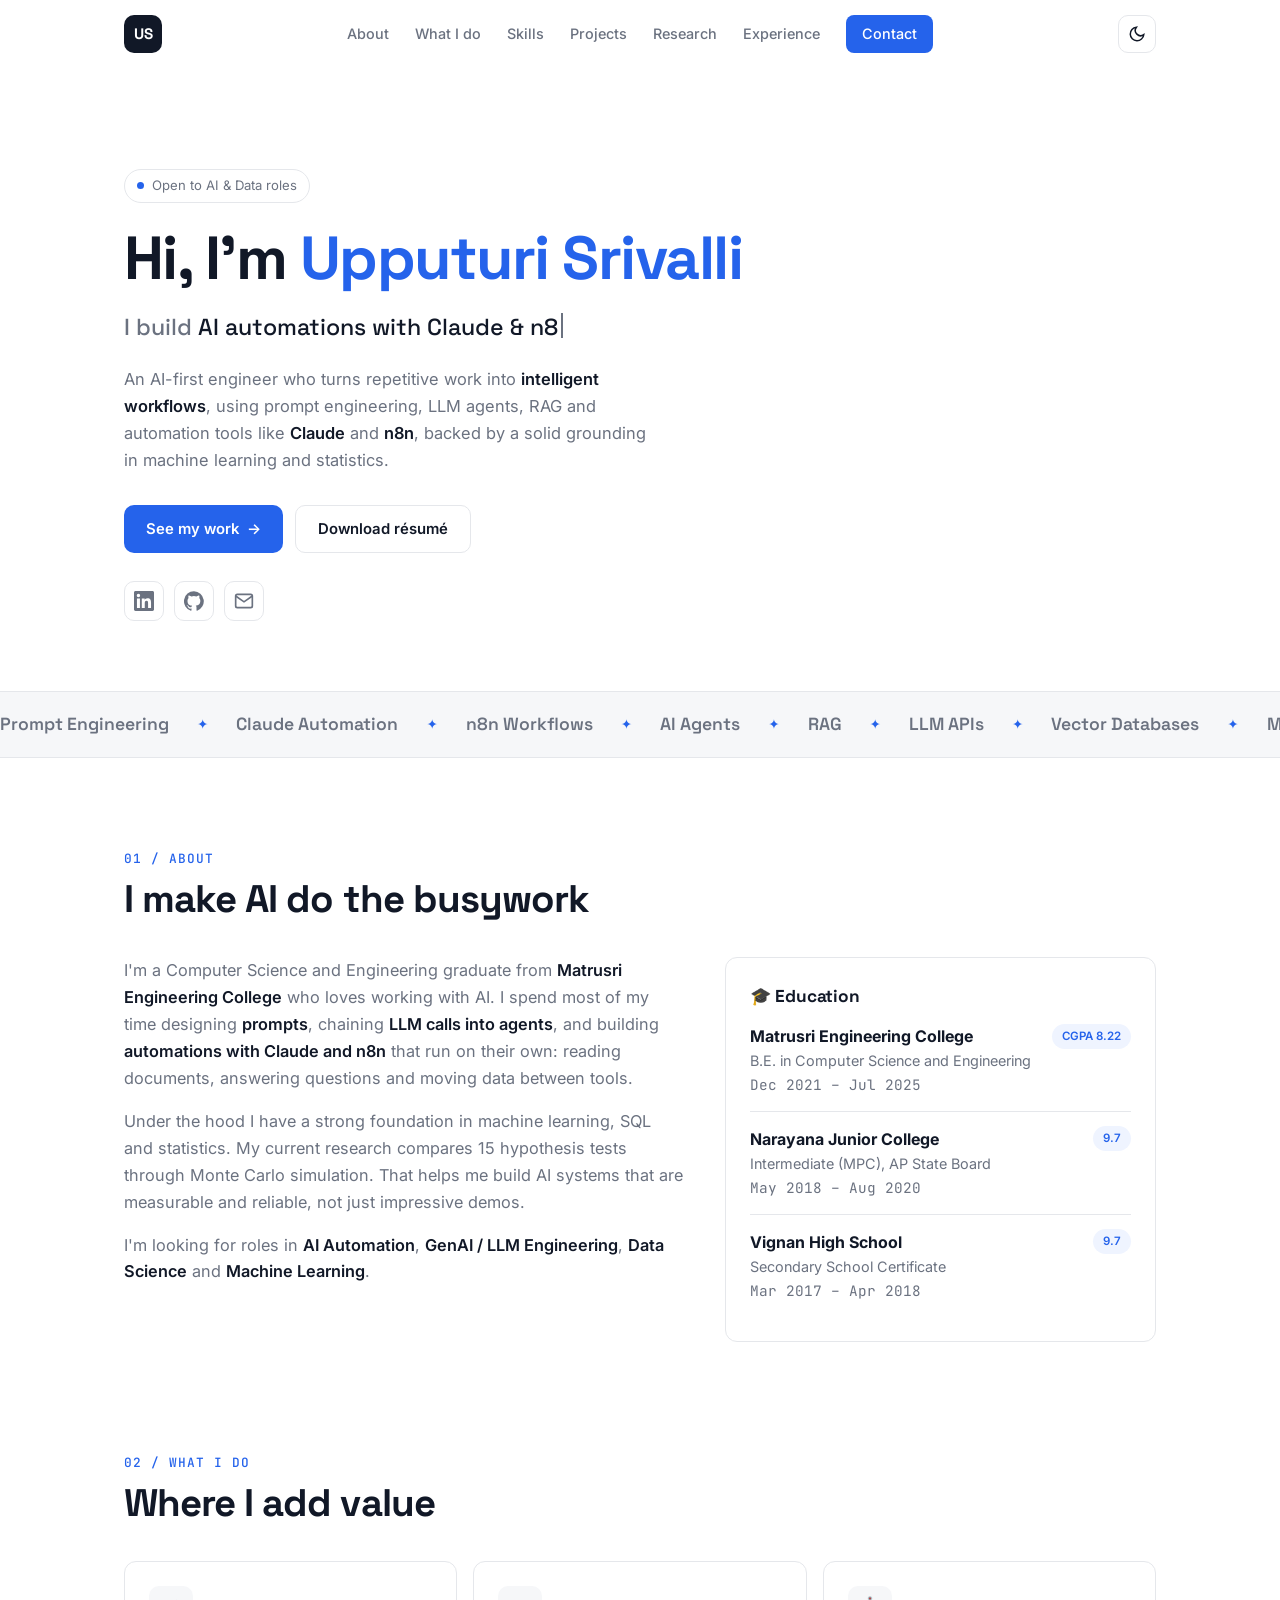
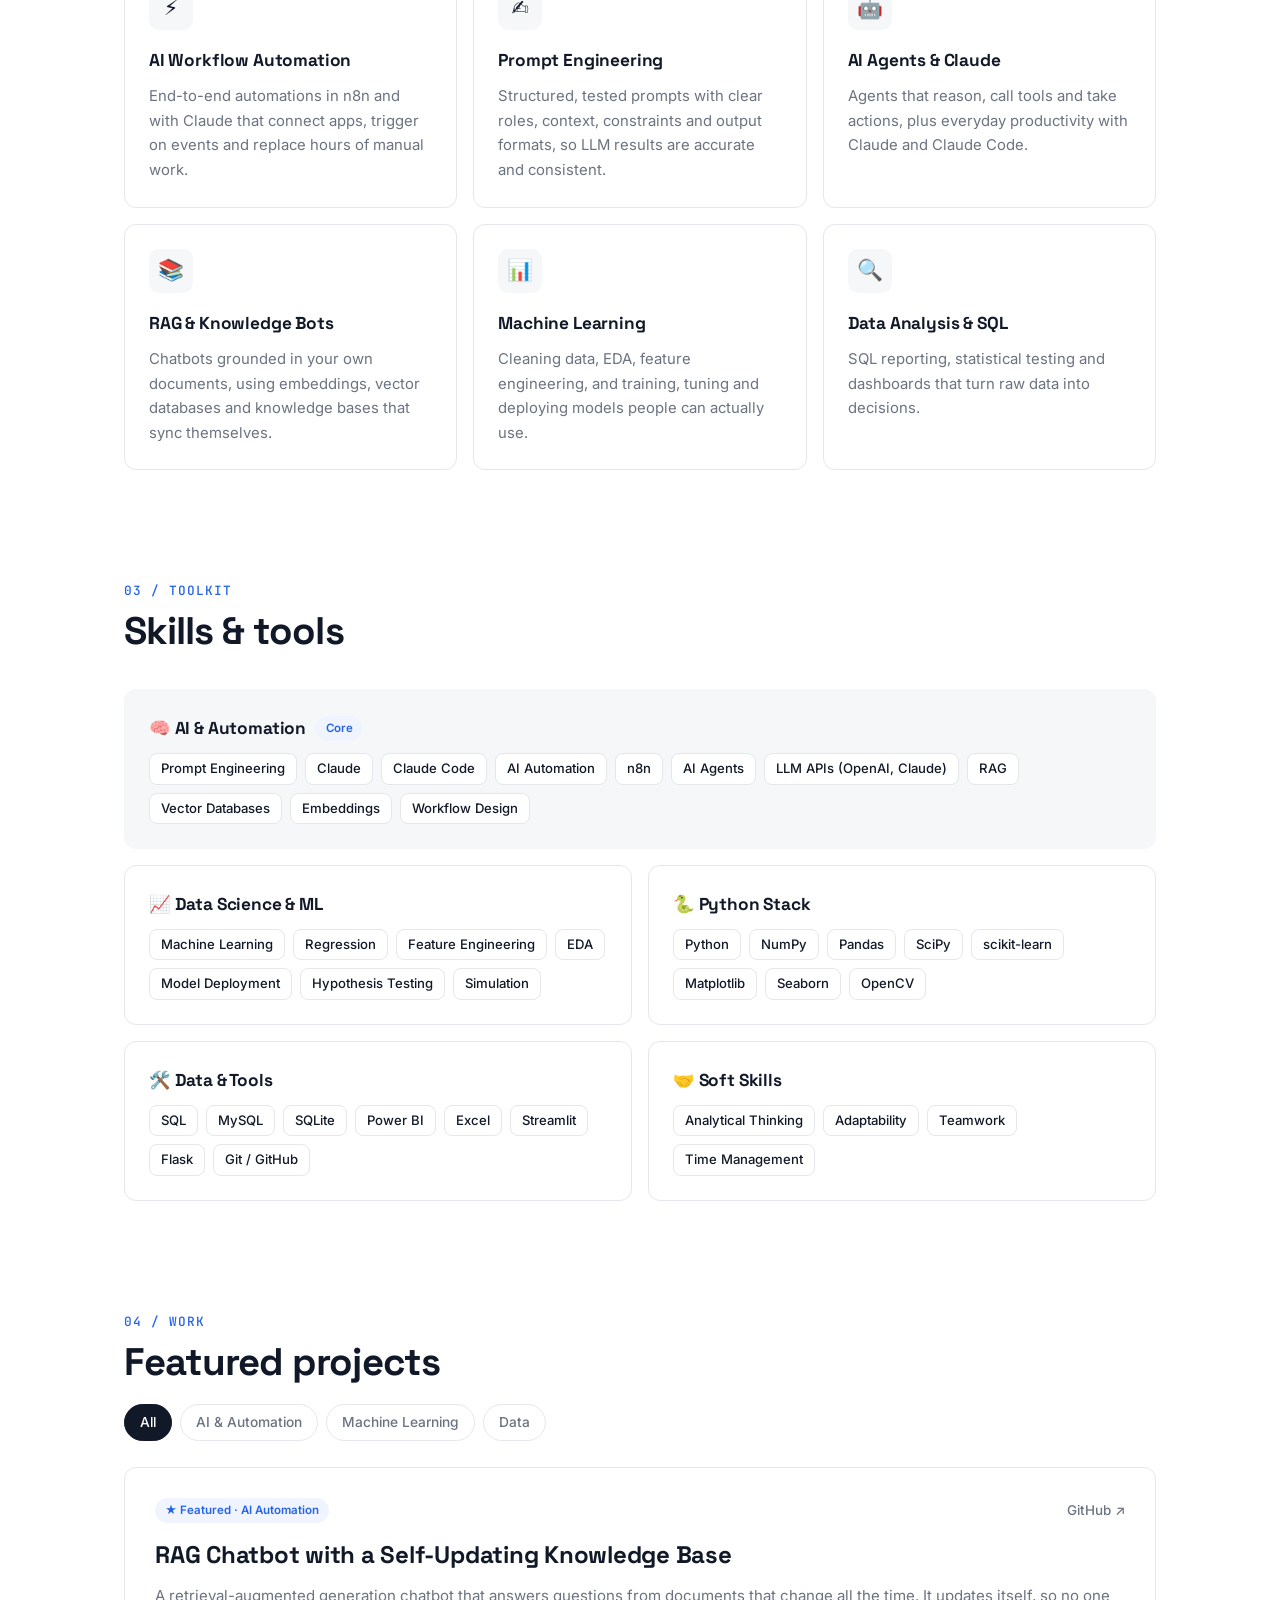
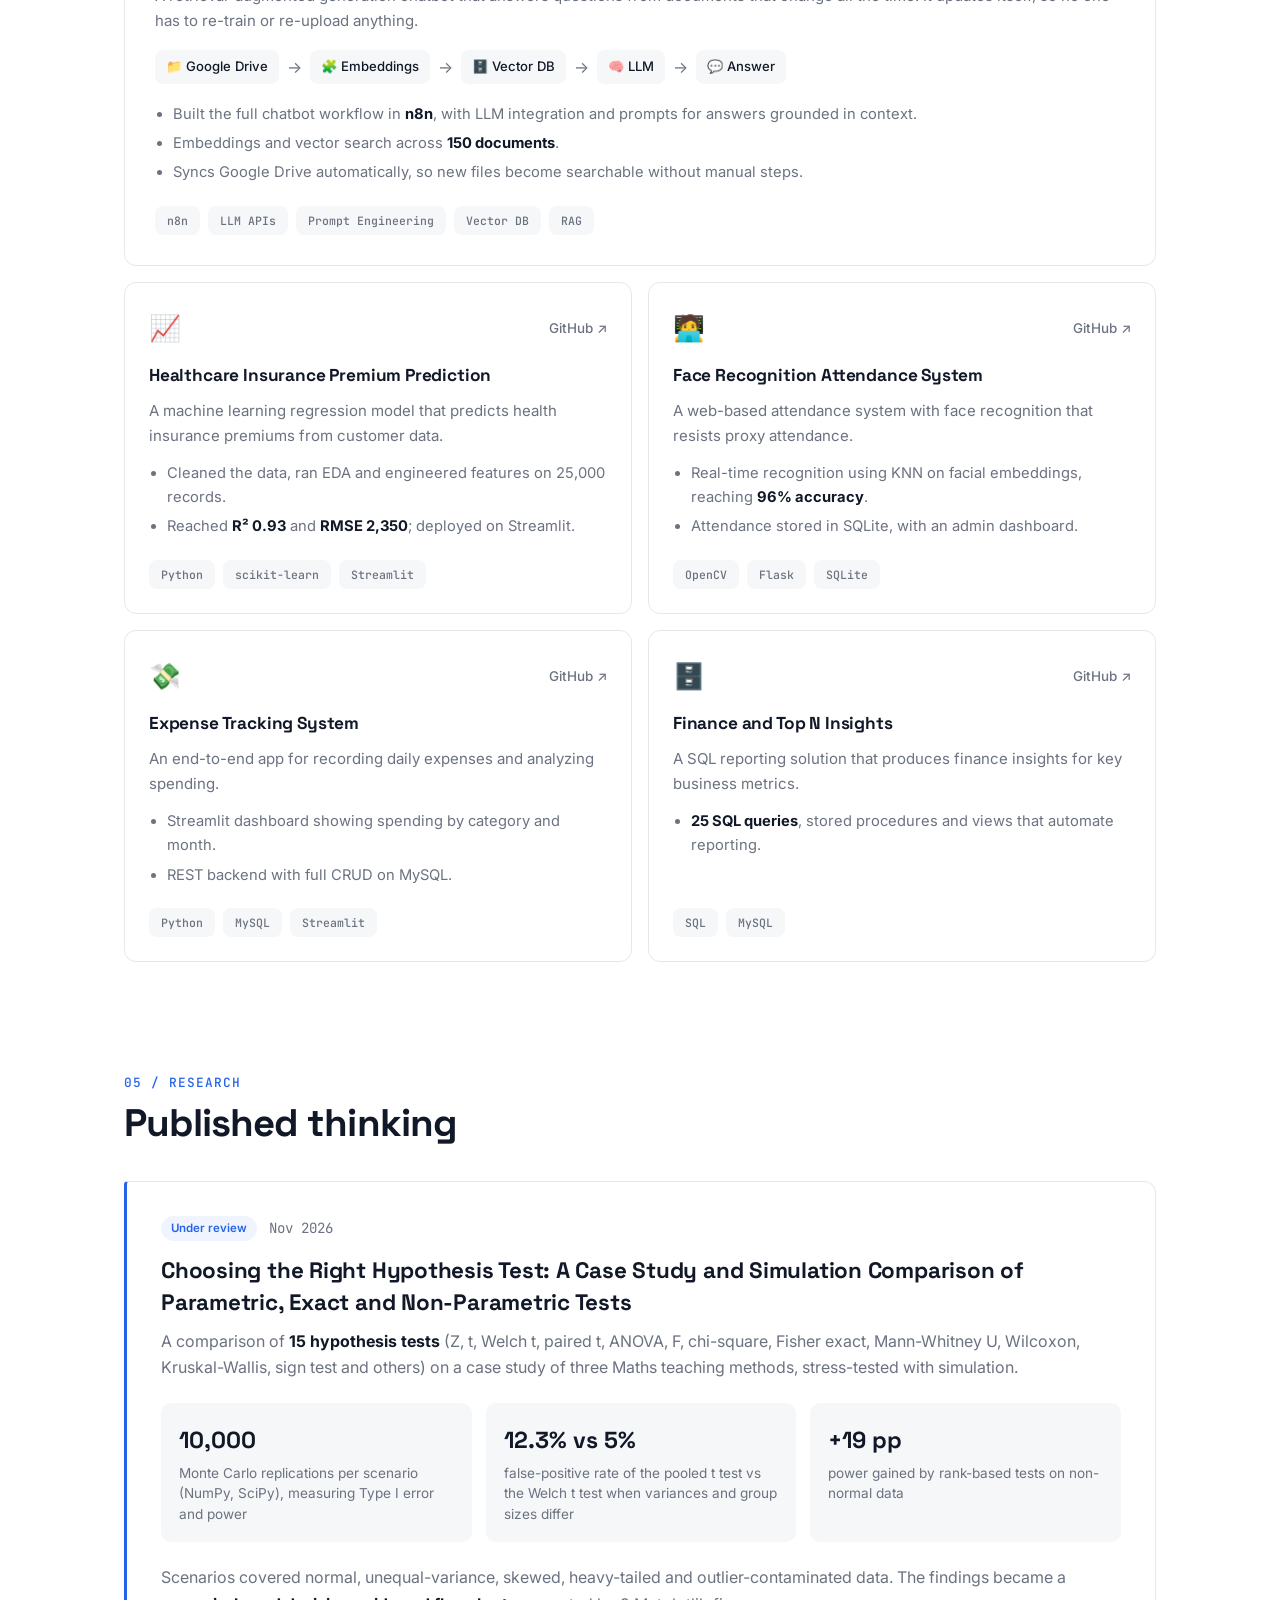
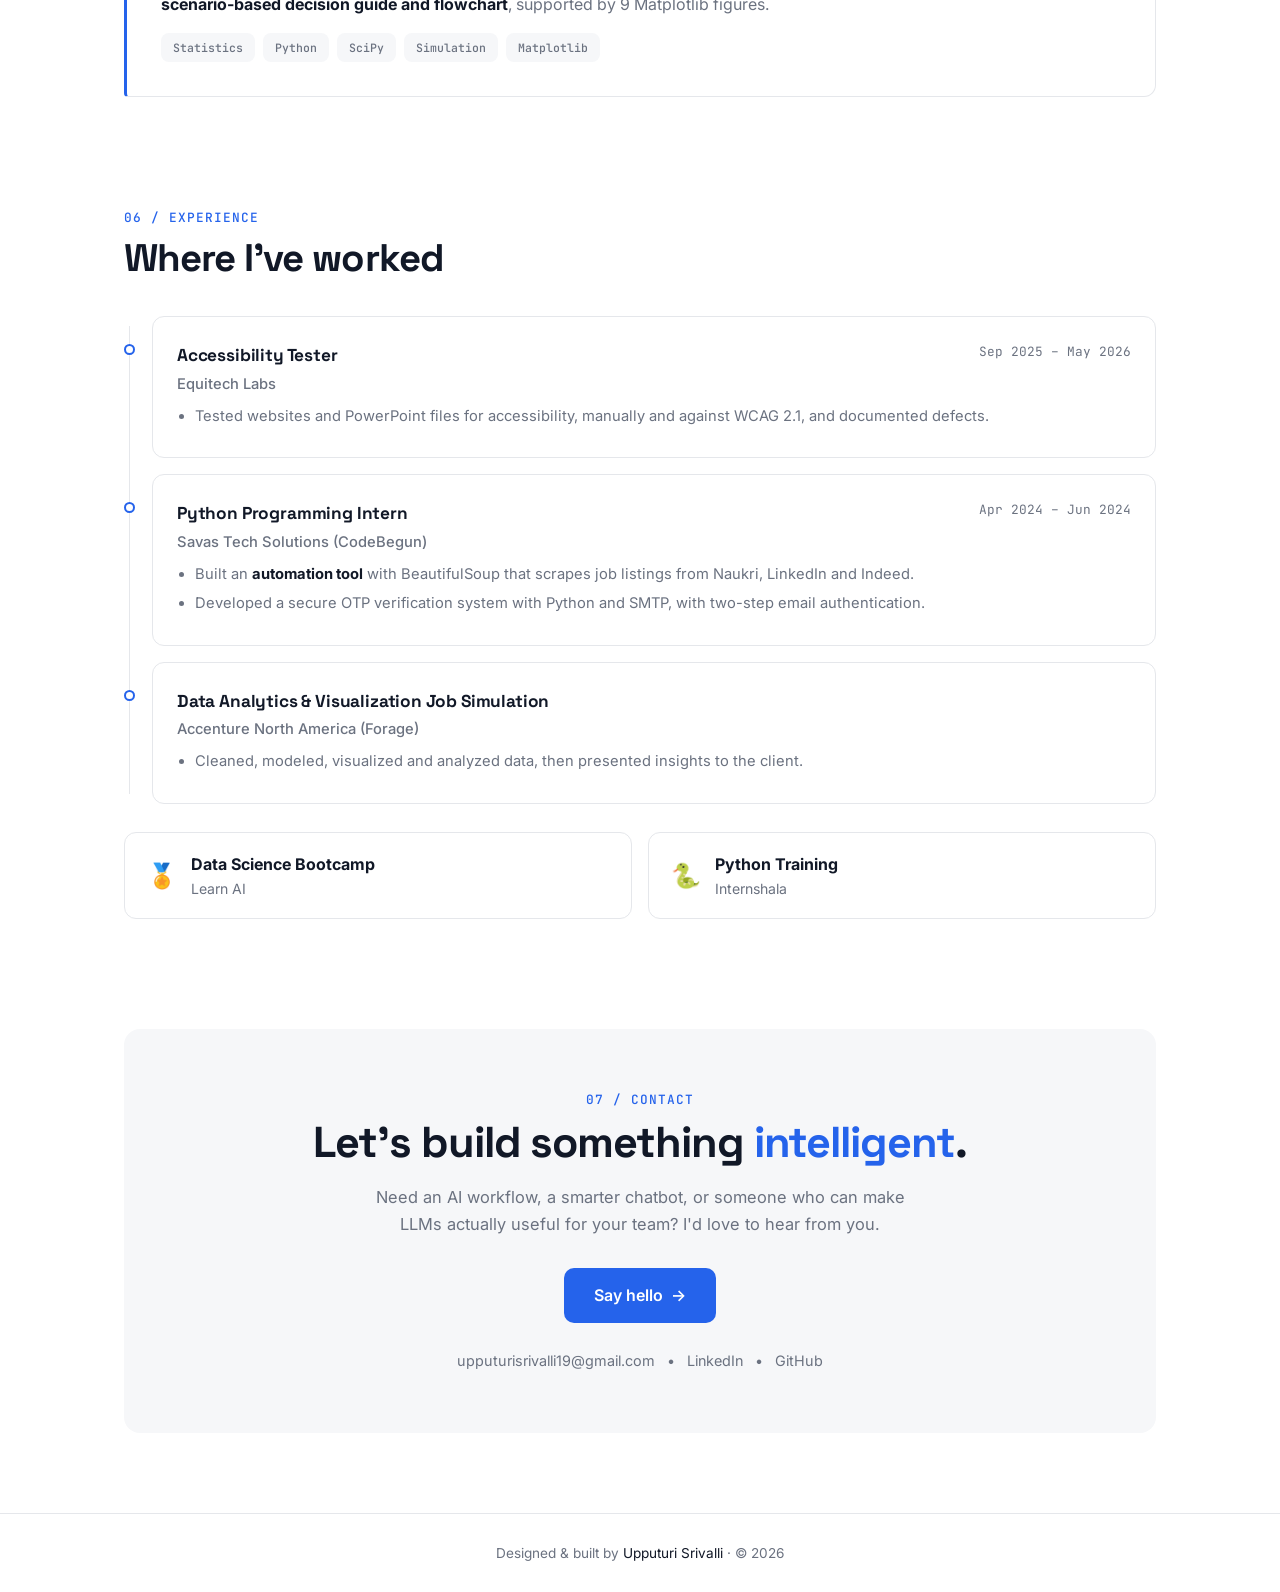
<file: _backup-v1/index.html>
<!DOCTYPE html>
<html lang="en">
<head>
  <meta charset="UTF-8" />
  <meta name="viewport" content="width=device-width, initial-scale=1.0" />
  <title>Upputuri Srivalli | AI Automation & Data Science</title>
  <meta name="description" content="Portfolio of Upputuri Srivalli: AI automation, prompt engineering, Claude and n8n workflows, RAG chatbots and machine learning." />
  <link rel="icon" href="data:image/svg+xml,%3Csvg xmlns='http://www.w3.org/2000/svg' viewBox='0 0 64 64'%3E%3Crect width='64' height='64' rx='14' fill='%23111827'/%3E%3Ctext x='50%25' y='54%25' dominant-baseline='middle' text-anchor='middle' font-family='Arial,sans-serif' font-weight='700' font-size='28' fill='%23ffffff'%3EUS%3C/text%3E%3C/svg%3E" />
  <link rel="canonical" href="https://sreev.netlify.app/" />
  <meta property="og:type" content="website" />
  <meta property="og:url" content="https://sreev.netlify.app/" />
  <meta property="og:title" content=" Srivalli | AI Automation & Data Science" />
  <meta property="og:description" content="AI automation, prompt engineering, Claude and n8n workflows, RAG chatbots and machine learning." />
  <meta name="twitter:card" content="summary" />
  <link rel="preconnect" href="https://fonts.googleapis.com" />
  <link rel="preconnect" href="https://fonts.gstatic.com" crossorigin />
  <link href="https://fonts.googleapis.com/css2?family=Space+Grotesk:wght@500;600;700&family=Inter:wght@400;500;600&family=JetBrains+Mono:wght@400;500&display=swap" rel="stylesheet" />
  <link rel="stylesheet" href="style.css" />
</head>
<body>
  <!-- NAV -->
  <header class="nav" id="nav">
    <div class="container nav-inner">
      <a href="#top" class="logo"><span class="logo-mark">US</span></a>
      <nav class="nav-links" id="navLinks">
        <a href="#about">About</a>
        <a href="#services">What I do</a>
        <a href="#skills">Skills</a>
        <a href="#projects">Projects</a>
        <a href="#research">Research</a>
        <a href="#experience">Experience</a>
        <a href="#contact" class="nav-cta">Contact</a>
      </nav>
      <div class="nav-actions">
        <button class="icon-btn" id="themeToggle" aria-label="Toggle theme">
          <svg class="sun" viewBox="0 0 24 24" width="18" height="18" fill="none" stroke="currentColor" stroke-width="2"><circle cx="12" cy="12" r="4"/><path d="M12 2v2M12 20v2M4.9 4.9l1.4 1.4M17.7 17.7l1.4 1.4M2 12h2M20 12h2M4.9 19.1l1.4-1.4M17.7 6.3l1.4-1.4"/></svg>
          <svg class="moon" viewBox="0 0 24 24" width="18" height="18" fill="none" stroke="currentColor" stroke-width="2"><path d="M21 12.8A9 9 0 1 1 11.2 3a7 7 0 0 0 9.8 9.8z"/></svg>
        </button>
        <button class="icon-btn menu-btn" id="menuBtn" aria-label="Open menu">
          <svg viewBox="0 0 24 24" width="20" height="20" fill="none" stroke="currentColor" stroke-width="2"><path d="M3 6h18M3 12h18M3 18h18"/></svg>
        </button>
      </div>
    </div>
  </header>

  <main id="top">
    <!-- HERO -->
    <section class="hero container">
      <div class="hero-left">
        <div class="badge"><span class="pulse"></span> Open to AI & Data roles</div>
        <h1>Hi, I'm <span class="grad-text">Upputuri Srivalli</span></h1>
        <h2 class="hero-sub">I build <span class="typed" id="typed">AI automations with Claude & n8n</span><span class="caret"></span></h2>
        <p class="hero-text">
          An AI-first engineer who turns repetitive work into <strong>intelligent workflows</strong>,
          using prompt engineering, LLM agents, RAG and automation tools like <strong>Claude</strong>
          and <strong>n8n</strong>, backed by a solid grounding in machine learning and statistics.
        </p>
        <div class="hero-cta">
          <a href="#projects" class="btn btn-primary">See my work <span class="arrow">→</span></a>
          <a href="resume.pdf" class="btn btn-ghost" target="_blank" rel="noopener">Download résumé</a>
        </div>
        <div class="hero-socials">
          <a href="https://www.linkedin.com/in/upputuri-sree19" target="_blank" rel="noopener" aria-label="LinkedIn">
            <svg viewBox="0 0 24 24" width="20" height="20" fill="currentColor"><path d="M20.45 20.45h-3.55v-5.57c0-1.33-.03-3.04-1.85-3.04-1.86 0-2.14 1.45-2.14 2.94v5.67H9.35V9h3.41v1.56h.05c.48-.9 1.64-1.85 3.37-1.85 3.6 0 4.27 2.37 4.27 5.46v6.28zM5.34 7.43a2.06 2.06 0 1 1 0-4.12 2.06 2.06 0 0 1 0 4.12zM7.12 20.45H3.56V9h3.56v11.45zM22.22 0H1.77C.79 0 0 .77 0 1.73v20.54C0 23.23.79 24 1.77 24h20.45c.98 0 1.78-.77 1.78-1.73V1.73C24 .77 23.2 0 22.22 0z"/></svg>
          </a>
          <a href="https://github.com/sreev19" target="_blank" rel="noopener" aria-label="GitHub">
            <svg viewBox="0 0 24 24" width="20" height="20" fill="currentColor"><path d="M12 .3a12 12 0 0 0-3.8 23.4c.6.1.8-.3.8-.6v-2c-3.3.7-4-1.6-4-1.6-.6-1.4-1.4-1.8-1.4-1.8-1-.7.1-.7.1-.7 1.2.1 1.8 1.2 1.8 1.2 1 1.8 2.8 1.3 3.5 1 0-.8.4-1.3.7-1.6-2.7-.3-5.5-1.3-5.5-6 0-1.2.5-2.3 1.3-3.1-.2-.4-.6-1.6 0-3.2 0 0 1-.3 3.4 1.2a11.5 11.5 0 0 1 6 0c2.3-1.5 3.3-1.2 3.3-1.2.6 1.6.2 2.8.1 3.2.8.8 1.3 1.9 1.3 3.1 0 4.6-2.8 5.6-5.5 5.9.5.4.9 1.1.9 2.2v3.3c0 .3.1.7.8.6A12 12 0 0 0 12 .3"/></svg>
          </a>
          <a href="mailto:upputurisrivalli19@gmail.com" aria-label="Email">
            <svg viewBox="0 0 24 24" width="20" height="20" fill="none" stroke="currentColor" stroke-width="2"><rect x="2" y="4" width="20" height="16" rx="2"/><path d="m22 6-10 7L2 6"/></svg>
          </a>
        </div>
      </div>

    </section>

    <!-- scrolling skills strip -->
    <div class="marquee" aria-label="Key skills">
      <div class="marquee-track">
        <span>Prompt Engineering</span><b>✦</b><span>Claude Automation</span><b>✦</b><span>n8n Workflows</span><b>✦</b><span>AI Agents</span><b>✦</b><span>RAG</span><b>✦</b><span>LLM APIs</span><b>✦</b><span>Vector Databases</span><b>✦</b><span>Machine Learning</span><b>✦</b>
        <span aria-hidden="true">Prompt Engineering</span><b>✦</b><span aria-hidden="true">Claude Automation</span><b>✦</b><span aria-hidden="true">n8n Workflows</span><b>✦</b><span aria-hidden="true">AI Agents</span><b>✦</b><span aria-hidden="true">RAG</span><b>✦</b><span aria-hidden="true">LLM APIs</span><b>✦</b><span aria-hidden="true">Vector Databases</span><b>✦</b><span aria-hidden="true">Machine Learning</span><b>✦</b>
      </div>
    </div>

    <!-- ABOUT -->
    <section id="about" class="section container reveal">
      <p class="kicker mono">01 / About</p>
      <h2 class="section-title">I make AI <span class="grad-text">do the busywork</span></h2>
      <div class="about-grid">
        <div class="about-text">
          <p>
            I'm a Computer Science and Engineering graduate from <strong>Matrusri Engineering College</strong>
            who loves working with AI. I spend most of my time designing <strong>prompts</strong>, chaining
            <strong>LLM calls into agents</strong>, and building <strong>automations with Claude and n8n</strong>
            that run on their own: reading documents, answering questions and moving data between tools.
          </p>
          <p>
            Under the hood I have a strong foundation in machine learning, SQL and statistics.
            My current research compares 15 hypothesis tests through Monte Carlo simulation. That helps me
            build AI systems that are measurable and reliable, not just impressive demos.
          </p>
          <p>
            I'm looking for roles in <strong>AI Automation</strong>, <strong>GenAI / LLM Engineering</strong>,
            <strong>Data Science</strong> and <strong>Machine Learning</strong>.
          </p>
        </div>
        <div class="glass card education">
          <h3>🎓 Education</h3>
          <div class="edu-item">
            <div class="edu-head"><strong>Matrusri Engineering College</strong><span class="pill">CGPA 8.22</span></div>
            <p>B.E. in Computer Science and Engineering</p>
            <p class="muted mono">Dec 2021 – Jul 2025</p>
          </div>
          <div class="edu-item">
            <div class="edu-head"><strong>Narayana Junior College</strong><span class="pill">9.7</span></div>
            <p>Intermediate (MPC), AP State Board</p>
            <p class="muted mono">May 2018 – Aug 2020</p>
          </div>
          <div class="edu-item">
            <div class="edu-head"><strong>Vignan High School</strong><span class="pill">9.7</span></div>
            <p>Secondary School Certificate</p>
            <p class="muted mono">Mar 2017 – Apr 2018</p>
          </div>
        </div>
      </div>
    </section>

    <!-- SERVICES -->
    <section id="services" class="section container reveal">
      <p class="kicker mono">02 / What I do</p>
      <h2 class="section-title">Where I <span class="grad-text">add value</span></h2>
      <div class="services-grid">
        <div class="glass card service spot">
          <div class="service-icon">⚡</div>
          <h3>AI Workflow Automation</h3>
          <p>End-to-end automations in n8n and with Claude that connect apps, trigger on events and replace hours of manual work.</p>
        </div>
        <div class="glass card service spot">
          <div class="service-icon">✍️</div>
          <h3>Prompt Engineering</h3>
          <p>Structured, tested prompts with clear roles, context, constraints and output formats, so LLM results are accurate and consistent.</p>
        </div>
        <div class="glass card service spot">
          <div class="service-icon">🤖</div>
          <h3>AI Agents & Claude</h3>
          <p>Agents that reason, call tools and take actions, plus everyday productivity with Claude and Claude Code.</p>
        </div>
        <div class="glass card service spot">
          <div class="service-icon">📚</div>
          <h3>RAG & Knowledge Bots</h3>
          <p>Chatbots grounded in your own documents, using embeddings, vector databases and knowledge bases that sync themselves.</p>
        </div>
        <div class="glass card service spot">
          <div class="service-icon">📊</div>
          <h3>Machine Learning</h3>
          <p>Cleaning data, EDA, feature engineering, and training, tuning and deploying models people can actually use.</p>
        </div>
        <div class="glass card service spot">
          <div class="service-icon">🔍</div>
          <h3>Data Analysis & SQL</h3>
          <p>SQL reporting, statistical testing and dashboards that turn raw data into decisions.</p>
        </div>
      </div>
    </section>

    <!-- SKILLS -->
    <section id="skills" class="section container reveal">
      <p class="kicker mono">03 / Toolkit</p>
      <h2 class="section-title">Skills & <span class="grad-text">tools</span></h2>
      <div class="skills-grid">
        <div class="glass card skill-card featured spot">
          <h3>🧠 AI & Automation <span class="pill">Core</span></h3>
          <div class="tags">
            <span>Prompt Engineering</span><span>Claude</span><span>Claude Code</span><span>AI Automation</span>
            <span>n8n</span><span>AI Agents</span><span>LLM APIs (OpenAI, Claude)</span><span>RAG</span>
            <span>Vector Databases</span><span>Embeddings</span><span>Workflow Design</span>
          </div>
        </div>
        <div class="glass card skill-card spot">
          <h3>📈 Data Science & ML</h3>
          <div class="tags"><span>Machine Learning</span><span>Regression</span><span>Feature Engineering</span><span>EDA</span><span>Model Deployment</span><span>Hypothesis Testing</span><span>Simulation</span></div>
        </div>
        <div class="glass card skill-card spot">
          <h3>🐍 Python Stack</h3>
          <div class="tags"><span>Python</span><span>NumPy</span><span>Pandas</span><span>SciPy</span><span>scikit-learn</span><span>Matplotlib</span><span>Seaborn</span><span>OpenCV</span></div>
        </div>
        <div class="glass card skill-card spot">
          <h3>🛠️ Data & Tools</h3>
          <div class="tags"><span>SQL</span><span>MySQL</span><span>SQLite</span><span>Power BI</span><span>Excel</span><span>Streamlit</span><span>Flask</span><span>Git / GitHub</span></div>
        </div>
        <div class="glass card skill-card spot">
          <h3>🤝 Soft Skills</h3>
          <div class="tags"><span>Analytical Thinking</span><span>Adaptability</span><span>Teamwork</span><span>Time Management</span></div>
        </div>
      </div>
    </section>

    <!-- PROJECTS -->
    <section id="projects" class="section container reveal">
      <p class="kicker mono">04 / Work</p>
      <h2 class="section-title">Featured <span class="grad-text">projects</span></h2>
      <div class="filters" id="filters">
        <button class="filter active" data-filter="all">All</button>
        <button class="filter" data-filter="ai">AI & Automation</button>
        <button class="filter" data-filter="ml">Machine Learning</button>
        <button class="filter" data-filter="data">Data</button>
      </div>

      <div class="projects-grid">
        <!-- Featured AI project -->
        <article class="glass card project project-hero spot" data-tags="ai">
          <div class="project-top">
            <span class="pill pill-hot">★ Featured · AI Automation</span>
            <a class="project-link" href="https://github.com/sreev19" target="_blank" rel="noopener">GitHub ↗</a>
          </div>
          <h3>RAG Chatbot with a Self-Updating Knowledge Base</h3>
          <p>A retrieval-augmented generation chatbot that answers questions from documents that change all the time. It updates itself, so no one has to re-train or re-upload anything.</p>
          <div class="flow">
            <span>📁 Google Drive</span><i>→</i><span>🧩 Embeddings</span><i>→</i><span>🗄️ Vector DB</span><i>→</i><span>🧠 LLM</span><i>→</i><span>💬 Answer</span>
          </div>
          <ul>
            <li>Built the full chatbot workflow in <strong>n8n</strong>, with LLM integration and prompts for answers grounded in context.</li>
            <li>Embeddings and vector search across <strong>150 documents</strong>.</li>
            <li>Syncs Google Drive automatically, so new files become searchable without manual steps.</li>
          </ul>
          <div class="tags small"><span>n8n</span><span>LLM APIs</span><span>Prompt Engineering</span><span>Vector DB</span><span>RAG</span></div>
        </article>

        <article class="glass card project spot" data-tags="ml">
          <div class="project-top">
            <span class="project-icon">📈</span>
            <a class="project-link" href="https://github.com/sreev19" target="_blank" rel="noopener">GitHub ↗</a>
          </div>
          <h3>Healthcare Insurance Premium Prediction</h3>
          <p>A machine learning regression model that predicts health insurance premiums from customer data.</p>
          <ul>
            <li>Cleaned the data, ran EDA and engineered features on 25,000 records.</li>
            <li>Reached <strong>R² 0.93</strong> and <strong>RMSE 2,350</strong>; deployed on Streamlit.</li>
          </ul>
          <div class="tags small"><span>Python</span><span>scikit-learn</span><span>Streamlit</span></div>
        </article>

        <article class="glass card project spot" data-tags="ml ai">
          <div class="project-top">
            <span class="project-icon">🧑‍💻</span>
            <a class="project-link" href="https://github.com/sreev19" target="_blank" rel="noopener">GitHub ↗</a>
          </div>
          <h3>Face Recognition Attendance System</h3>
          <p>A web-based attendance system with face recognition that resists proxy attendance.</p>
          <ul>
            <li>Real-time recognition using KNN on facial embeddings, reaching <strong>96% accuracy</strong>.</li>
            <li>Attendance stored in SQLite, with an admin dashboard.</li>
          </ul>
          <div class="tags small"><span>OpenCV</span><span>Flask</span><span>SQLite</span></div>
        </article>

        <article class="glass card project spot" data-tags="data">
          <div class="project-top">
            <span class="project-icon">💸</span>
            <a class="project-link" href="https://github.com/sreev19" target="_blank" rel="noopener">GitHub ↗</a>
          </div>
          <h3>Expense Tracking System</h3>
          <p>An end-to-end app for recording daily expenses and analyzing spending.</p>
          <ul>
            <li>Streamlit dashboard showing spending by category and month.</li>
            <li>REST backend with full CRUD on MySQL.</li>
          </ul>
          <div class="tags small"><span>Python</span><span>MySQL</span><span>Streamlit</span></div>
        </article>

        <article class="glass card project spot" data-tags="data">
          <div class="project-top">
            <span class="project-icon">🗄️</span>
            <a class="project-link" href="https://github.com/sreev19" target="_blank" rel="noopener">GitHub ↗</a>
          </div>
          <h3>Finance and Top N Insights</h3>
          <p>A SQL reporting solution that produces finance insights for key business metrics.</p>
          <ul>
            <li><strong>25 SQL queries</strong>, stored procedures and views that automate reporting.</li>
          </ul>
          <div class="tags small"><span>SQL</span><span>MySQL</span></div>
        </article>
      </div>
    </section>

    <!-- RESEARCH -->
    <section id="research" class="section container reveal">
      <p class="kicker mono">05 / Research</p>
      <h2 class="section-title">Published <span class="grad-text">thinking</span></h2>
      <article class="glass card research spot">
        <div class="research-meta">
          <span class="pill pill-hot">Under review</span>
          <span class="muted mono">Nov 2026</span>
        </div>
        <h3 class="research-title">Choosing the Right Hypothesis Test: A Case Study and Simulation Comparison of Parametric, Exact and Non-Parametric Tests</h3>
        <p>
          A comparison of <strong>15 hypothesis tests</strong> (Z, t, Welch t, paired t, ANOVA, F, chi-square,
          Fisher exact, Mann-Whitney U, Wilcoxon, Kruskal-Wallis, sign test and others) on a case study of three
          Maths teaching methods, stress-tested with simulation.
        </p>
        <div class="research-findings">
          <div class="finding"><span class="finding-num">10,000</span><span class="finding-label">Monte Carlo replications per scenario (NumPy, SciPy), measuring Type I error and power</span></div>
          <div class="finding"><span class="finding-num">12.3% vs 5%</span><span class="finding-label">false-positive rate of the pooled t test vs the Welch t test when variances and group sizes differ</span></div>
          <div class="finding"><span class="finding-num">+19 pp</span><span class="finding-label">power gained by rank-based tests on non-normal data</span></div>
        </div>
        <p>
          Scenarios covered normal, unequal-variance, skewed, heavy-tailed and outlier-contaminated data.
          The findings became a <strong>scenario-based decision guide and flowchart</strong>, supported by 9 Matplotlib figures.
        </p>
        <div class="tags small"><span>Statistics</span><span>Python</span><span>SciPy</span><span>Simulation</span><span>Matplotlib</span></div>
      </article>
    </section>

    <!-- EXPERIENCE -->
    <section id="experience" class="section container reveal">
      <p class="kicker mono">06 / Experience</p>
      <h2 class="section-title">Where I've <span class="grad-text">worked</span></h2>
      <div class="timeline">
        <div class="tl-item">
          <div class="tl-dot"></div>
          <div class="glass card spot">
            <div class="tl-head">
              <div><h3>Accessibility Tester</h3><p class="org">Equitech Labs</p></div>
              <span class="date mono">Sep 2025 – May 2026</span>
            </div>
            <ul><li>Tested websites and PowerPoint files for accessibility, manually and against WCAG 2.1, and documented defects.</li></ul>
          </div>
        </div>
        <div class="tl-item">
          <div class="tl-dot"></div>
          <div class="glass card spot">
            <div class="tl-head">
              <div><h3>Python Programming Intern</h3><p class="org">Savas Tech Solutions (CodeBegun)</p></div>
              <span class="date mono">Apr 2024 – Jun 2024</span>
            </div>
            <ul>
              <li>Built an <strong>automation tool</strong> with BeautifulSoup that scrapes job listings from Naukri, LinkedIn and Indeed.</li>
              <li>Developed a secure OTP verification system with Python and SMTP, with two-step email authentication.</li>
            </ul>
          </div>
        </div>
        <div class="tl-item">
          <div class="tl-dot"></div>
          <div class="glass card spot">
            <div class="tl-head">
              <div><h3>Data Analytics & Visualization Job Simulation</h3><p class="org">Accenture North America (Forage)</p></div>
            </div>
            <ul><li>Cleaned, modeled, visualized and analyzed data, then presented insights to the client.</li></ul>
          </div>
        </div>
      </div>

      <div class="certs">
        <div class="glass card cert spot"><span class="cert-icon">🏅</span><div><strong>Data Science Bootcamp</strong><p class="muted">Learn AI</p></div></div>
        <div class="glass card cert spot"><span class="cert-icon">🐍</span><div><strong>Python Training</strong><p class="muted">Internshala</p></div></div>
      </div>
    </section>

    <!-- CONTACT -->
    <section id="contact" class="section container reveal">
      <div class="contact-card glass">
        <p class="kicker mono">07 / Contact</p>
        <h2>Let's build something <span class="grad-text">intelligent</span>.</h2>
        <p class="contact-text">
          Need an AI workflow, a smarter chatbot, or someone who can make LLMs actually useful for your team?
          I'd love to hear from you.
        </p>
        <a href="mailto:upputurisrivalli19@gmail.com" class="btn btn-primary btn-lg">Say hello <span class="arrow">→</span></a>
        <div class="contact-links">
          <a href="mailto:upputurisrivalli19@gmail.com">upputurisrivalli19@gmail.com</a>
          <span>•</span>
          <a href="https://www.linkedin.com/in/upputuri-sree19" target="_blank" rel="noopener">LinkedIn</a>
          <span>•</span>
          <a href="https://github.com/sreev19" target="_blank" rel="noopener">GitHub</a>
        </div>
      </div>
    </section>
  </main>

  <footer class="footer">
    <p>Designed & built by <span class="grad-text">Upputuri Srivalli</span> · © <span id="year"></span></p>
  </footer>

  <script src="script.js"></script>
</body>
</html>
</file>
<file: _backup-v1/style.css>
/* ========== THEME: 3 colors — text, gray, one accent ========== */
:root {
  --bg: #ffffff;
  --bg-soft: #f6f7f9;
  --text: #111827;
  --muted: #6b7280;
  --accent: #2563eb;
  --accent-soft: #eff4ff;
  --border: #e5e7eb;
  --radius: 12px;
}
[data-theme="dark"] {
  --bg: #0f1115;
  --bg-soft: #171a21;
  --text: #f3f4f6;
  --muted: #9ca3af;
  --accent: #60a5fa;
  --accent-soft: #1b2535;
  --border: #262a33;
}

* { box-sizing: border-box; margin: 0; padding: 0; }
html { scroll-behavior: smooth; scroll-padding-top: 76px; }
body {
  font-family: "Inter", system-ui, sans-serif;
  background: var(--bg);
  color: var(--text);
  line-height: 1.65;
  -webkit-font-smoothing: antialiased;
  transition: background .3s, color .3s;
}
a { color: inherit; text-decoration: none; }
h1, h2, h3, .logo-mark, .stat-num, .finding-num { font-family: "Space Grotesk", sans-serif; }
.mono { font-family: "JetBrains Mono", monospace; }
.muted { color: var(--muted); font-size: .88rem; }
.container { width: 100%; max-width: 1080px; margin: 0 auto; padding: 0 24px; }
.grad-text { color: var(--accent); }

/* ========== NAV ========== */
.nav { position: sticky; top: 0; z-index: 50; background: var(--bg); border-bottom: 1px solid transparent; transition: border-color .2s; }
.nav.scrolled { border-bottom-color: var(--border); }
.nav-inner { display: flex; align-items: center; justify-content: space-between; height: 68px; }
.logo-mark {
  display: grid; place-items: center; width: 38px; height: 38px; border-radius: 10px;
  background: var(--text); color: var(--bg); font-weight: 700; font-size: .95rem;
}
.nav-links { display: flex; align-items: center; gap: 26px; }
.nav-links a { font-size: .9rem; font-weight: 500; color: var(--muted); transition: color .2s; }
.nav-links a:hover, .nav-links a.active { color: var(--text); }
.nav-cta { padding: 7px 16px; border-radius: 8px; background: var(--accent); color: #fff !important; }
[data-theme="dark"] .nav-cta { color: #0f1115 !important; }
.nav-actions { display: flex; gap: 8px; }
.icon-btn {
  background: none; border: 1px solid var(--border); color: var(--text);
  width: 38px; height: 38px; border-radius: 10px; cursor: pointer; display: grid; place-items: center;
}
.icon-btn:hover { border-color: var(--muted); }
.sun { display: none; } .moon { display: block; }
[data-theme="dark"] .sun { display: block; }
[data-theme="dark"] .moon { display: none; }
.menu-btn { display: none; }

/* ========== HERO ========== */
.hero { padding-top: 100px; padding-bottom: 70px; }
.hero-left { max-width: 760px; }

/* scrolling skills strip */
.marquee { overflow: hidden; border-block: 1px solid var(--border); background: var(--bg-soft); padding: 18px 0; }
.marquee-track { display: flex; align-items: center; gap: 28px; width: max-content; animation: scroll 35s linear infinite; }
.marquee:hover .marquee-track { animation-play-state: paused; }
.marquee-track span { font-family: "Space Grotesk", sans-serif; font-size: 1.1rem; font-weight: 600; color: var(--muted); white-space: nowrap; }
.marquee-track b { color: var(--accent); font-size: .85rem; font-weight: 400; }
@keyframes scroll { to { transform: translateX(-50%); } }
@media (prefers-reduced-motion: reduce) { .marquee-track { animation: none; } }
.badge {
  display: inline-flex; align-items: center; gap: 8px; padding: 5px 12px; border-radius: 99px;
  border: 1px solid var(--border); font-size: .82rem; color: var(--muted); margin-bottom: 22px;
}
.pulse { width: 7px; height: 7px; border-radius: 50%; background: var(--accent); }
.hero h1 { font-size: clamp(2.3rem, 5vw, 3.8rem); font-weight: 700; line-height: 1.1; letter-spacing: -.025em; }
.hero-sub { font-size: clamp(1.1rem, 2.2vw, 1.45rem); font-weight: 500; color: var(--muted); margin-top: 16px; min-height: 1.5em; }
.typed { color: var(--text); }
.caret { display: inline-block; width: 2px; height: 1.05em; background: var(--muted); margin-left: 3px; vertical-align: -3px; animation: blink 1s step-end infinite; }
@keyframes blink { 50% { opacity: 0; } }
.hero-text { margin-top: 20px; max-width: 540px; color: var(--muted); font-size: 1.03rem; }
.hero-text strong { color: var(--text); font-weight: 600; }
.hero-cta { display: flex; gap: 12px; margin-top: 30px; flex-wrap: wrap; }
.btn {
  display: inline-flex; align-items: center; gap: 8px; padding: 11px 22px; border-radius: 10px;
  font-weight: 600; font-size: .93rem; transition: background .2s, border-color .2s, color .2s;
}
.btn-primary { background: var(--accent); color: #fff; }
[data-theme="dark"] .btn-primary { color: #0f1115; }
.btn-primary:hover { opacity: .9; }
.btn-ghost { border: 1px solid var(--border); }
.btn-ghost:hover { border-color: var(--text); }
.btn-lg { padding: 14px 30px; font-size: 1rem; }
.arrow { transition: transform .2s; }
.btn:hover .arrow { transform: translateX(3px); }
.hero-socials { display: flex; gap: 10px; margin-top: 28px; }
.hero-socials a {
  width: 40px; height: 40px; display: grid; place-items: center; border-radius: 10px;
  border: 1px solid var(--border); color: var(--muted); transition: color .2s, border-color .2s;
}
.hero-socials a:hover { color: var(--accent); border-color: var(--accent); }

.terminal { border-radius: 14px; overflow: hidden; border: 1px solid var(--border); background: var(--bg-soft); }
.term-bar { display: flex; align-items: center; gap: 6px; padding: 12px 14px; border-bottom: 1px solid var(--border); }
.term-bar span { width: 10px; height: 10px; border-radius: 50%; background: var(--border); }
.term-bar p { margin-left: 10px; font-size: .76rem; color: var(--muted); }
.term-body { padding: 20px; font-size: .82rem; line-height: 1.8; color: var(--text); white-space: pre; overflow-x: auto; }
.term-body .c { color: var(--muted); font-style: italic; }
.term-body .k { color: var(--accent); }
.term-body .s, .term-body .n { color: var(--text); }
.term-body .ok { color: var(--accent); font-weight: 500; }

/* ========== CARDS ========== */
.glass { background: var(--bg); border: 1px solid var(--border); }
.card { border-radius: var(--radius); padding: 24px; transition: border-color .2s; }
.card h3 { font-size: 1.08rem; margin-bottom: 10px; letter-spacing: -.01em; display: flex; align-items: center; gap: 10px; flex-wrap: wrap; }
.spot:hover { border-color: var(--muted); }

/* ========== STATS ========== */
.stats { display: grid; grid-template-columns: repeat(4, 1fr); gap: 16px; padding-top: 60px; }
.stat { border-radius: var(--radius); padding: 22px; background: var(--bg-soft); border: none; }
.stat-num { display: block; font-size: 2rem; font-weight: 700; letter-spacing: -.02em; color: var(--text); }
.stat-label { font-size: .85rem; color: var(--muted); }

/* ========== SECTIONS ========== */
.section { padding: 90px 24px 20px; }
.kicker { color: var(--accent); font-size: .8rem; font-weight: 500; letter-spacing: .08em; text-transform: uppercase; margin-bottom: 8px; }
.section-title { font-size: clamp(1.7rem, 3.6vw, 2.4rem); font-weight: 700; letter-spacing: -.025em; line-height: 1.15; margin-bottom: 36px; }
.section-title .grad-text { color: var(--text); }

.about-grid { display: grid; grid-template-columns: 1.3fr 1fr; gap: 40px; align-items: start; }
.about-text p { color: var(--muted); font-size: 1.02rem; margin-bottom: 16px; }
.about-text strong { color: var(--text); font-weight: 600; }
.edu-item { padding: 14px 0; border-top: 1px solid var(--border); }
.edu-item:first-of-type { border-top: none; padding-top: 2px; }
.edu-item p { font-size: .9rem; color: var(--muted); }
.edu-head { display: flex; justify-content: space-between; align-items: center; gap: 8px; flex-wrap: wrap; }
.pill {
  font-family: "Inter", sans-serif; font-size: .72rem; font-weight: 600; padding: 3px 10px; border-radius: 99px;
  white-space: nowrap; background: var(--accent-soft); color: var(--accent);
}
.pill-hot { background: var(--accent-soft); color: var(--accent); }

.services-grid { display: grid; grid-template-columns: repeat(3, 1fr); gap: 16px; }
.service p { color: var(--muted); font-size: .93rem; }
.service-icon {
  width: 44px; height: 44px; border-radius: 10px; display: grid; place-items: center; font-size: 1.3rem;
  margin-bottom: 16px; background: var(--bg-soft);
}

.skills-grid { display: grid; grid-template-columns: repeat(2, 1fr); gap: 16px; }
.skill-card.featured { grid-column: 1 / -1; background: var(--bg-soft); border-color: transparent; }
.tags { display: flex; flex-wrap: wrap; gap: 8px; }
.tags span { font-size: .82rem; padding: 4px 11px; border-radius: 8px; font-weight: 500; border: 1px solid var(--border); background: var(--bg); }
.tags.small { margin-top: 16px; }
.tags.small span { font-family: "JetBrains Mono", monospace; font-size: .72rem; color: var(--muted); background: var(--bg-soft); border-color: transparent; }

.filters { display: flex; flex-wrap: wrap; gap: 8px; margin: -16px 0 26px; }
.filter {
  font: inherit; font-size: .86rem; font-weight: 500; padding: 6px 15px; border-radius: 99px; cursor: pointer;
  border: 1px solid var(--border); background: none; color: var(--muted);
}
.filter:hover { color: var(--text); }
.filter.active { background: var(--text); color: var(--bg); border-color: var(--text); }
.projects-grid { display: grid; grid-template-columns: repeat(2, 1fr); gap: 16px; }
.project { display: flex; flex-direction: column; }
.project.hidden { display: none; }
.project-hero { grid-column: 1 / -1; padding: 30px; }
.project-hero h3 { font-size: clamp(1.25rem, 2.4vw, 1.5rem); }
.project-top { display: flex; justify-content: space-between; align-items: center; margin-bottom: 12px; gap: 10px; }
.project-icon { font-size: 1.6rem; }
.project-link { font-size: .84rem; font-weight: 500; color: var(--muted); }
.project-link:hover { color: var(--accent); }
.project > p { color: var(--muted); font-size: .94rem; margin-bottom: 12px; }
.project ul, .tl-item ul { padding-left: 18px; color: var(--muted); font-size: .92rem; }
.project li, .tl-item li { margin-bottom: 5px; }
.project li strong, .tl-item li strong { color: var(--text); }
.project .tags { margin-top: auto; padding-top: 16px; }
.flow { display: flex; flex-wrap: wrap; align-items: center; gap: 8px; margin: 4px 0 18px; }
.flow span { font-size: .82rem; font-weight: 500; padding: 6px 11px; border-radius: 8px; background: var(--bg-soft); }
.flow i { font-style: normal; color: var(--muted); }

.research { padding: 34px; border-left: 3px solid var(--accent); border-radius: 4px var(--radius) var(--radius) 4px; }
.research-meta { display: flex; align-items: center; gap: 12px; margin-bottom: 14px; }
.research-title { font-size: clamp(1.15rem, 2.4vw, 1.4rem) !important; line-height: 1.4; }
.research > p { color: var(--muted); margin-bottom: 14px; }
.research strong { color: var(--text); }
.research-findings { display: grid; grid-template-columns: repeat(3, 1fr); gap: 14px; margin: 22px 0; }
.finding { padding: 18px; border-radius: 10px; background: var(--bg-soft); }
.finding-num { display: block; font-size: 1.45rem; font-weight: 700; color: var(--text); }
.finding-label { display: block; font-size: .85rem; color: var(--muted); line-height: 1.5; margin-top: 4px; }

.timeline { position: relative; padding-left: 28px; }
.timeline::before { content: ""; position: absolute; left: 5px; top: 10px; bottom: 10px; width: 1px; background: var(--border); }
.tl-item { position: relative; margin-bottom: 16px; }
.tl-dot { position: absolute; left: -28px; top: 28px; width: 11px; height: 11px; border-radius: 50%; background: var(--bg); border: 2px solid var(--accent); }
.tl-head { display: flex; justify-content: space-between; gap: 12px; flex-wrap: wrap; margin-bottom: 8px; }
.tl-head h3 { margin-bottom: 2px; }
.org { color: var(--muted); font-weight: 500; font-size: .92rem; }
.date { font-size: .8rem; color: var(--muted); }
.certs { display: grid; grid-template-columns: repeat(2, 1fr); gap: 16px; margin-top: 28px; }
.cert { display: flex; align-items: center; gap: 14px; padding: 18px 22px; }
.cert-icon { font-size: 1.5rem; }

.contact-card { text-align: center; border-radius: 16px; padding: 60px 28px; margin-bottom: 60px; background: var(--bg-soft); border: none; }
.contact-card h2 { font-size: clamp(1.8rem, 4.4vw, 2.7rem); letter-spacing: -.025em; line-height: 1.15; }
.contact-text { max-width: 540px; margin: 16px auto 30px; color: var(--muted); font-size: 1.03rem; }
.contact-links { margin-top: 26px; display: flex; justify-content: center; flex-wrap: wrap; gap: 12px; color: var(--muted); font-size: .9rem; }
.contact-links a:hover { color: var(--accent); }
.footer { text-align: center; padding: 28px 16px; border-top: 1px solid var(--border); color: var(--muted); font-size: .85rem; }
.footer .grad-text { color: var(--text); }

/* subtle fade-in */
.reveal { opacity: 0; transform: translateY(16px); transition: opacity .6s ease, transform .6s ease; }
.reveal.visible { opacity: 1; transform: none; }
@media (prefers-reduced-motion: reduce) {
  .reveal { opacity: 1; transform: none; transition: none; }
  .caret { animation: none; }
  html { scroll-behavior: auto; }
}

/* ========== RESPONSIVE ========== */
@media (max-width: 960px) {
  .hero { grid-template-columns: 1fr; padding-top: 60px; }
  .about-grid { grid-template-columns: 1fr; }
  .services-grid { grid-template-columns: repeat(2, 1fr); }
  .stats { grid-template-columns: repeat(2, 1fr); }
  .research-findings { grid-template-columns: 1fr; }
  .nav-links { gap: 18px; }
}
@media (max-width: 760px) {
  .container { padding: 0 16px; }
  .section { padding: 64px 16px 16px; }
  .menu-btn { display: grid; }
  .nav-links {
    position: absolute; top: 68px; left: 0; right: 0; flex-direction: column; align-items: stretch; gap: 0;
    background: var(--bg); border-bottom: 1px solid var(--border); max-height: 0; overflow: hidden; transition: max-height .3s ease;
  }
  .nav-links.open { max-height: 460px; }
  .nav-links a { padding: 14px 20px; border-top: 1px solid var(--border); }
  .nav-cta { border-radius: 0; background: none; color: var(--accent) !important; }
  .services-grid, .skills-grid, .projects-grid, .certs { grid-template-columns: 1fr; }
  .project-hero, .research { padding: 22px; }
  .term-body { font-size: .72rem; padding: 14px; }
}
@media (max-width: 420px) {
  .stats { grid-template-columns: 1fr; }
}
</file>
